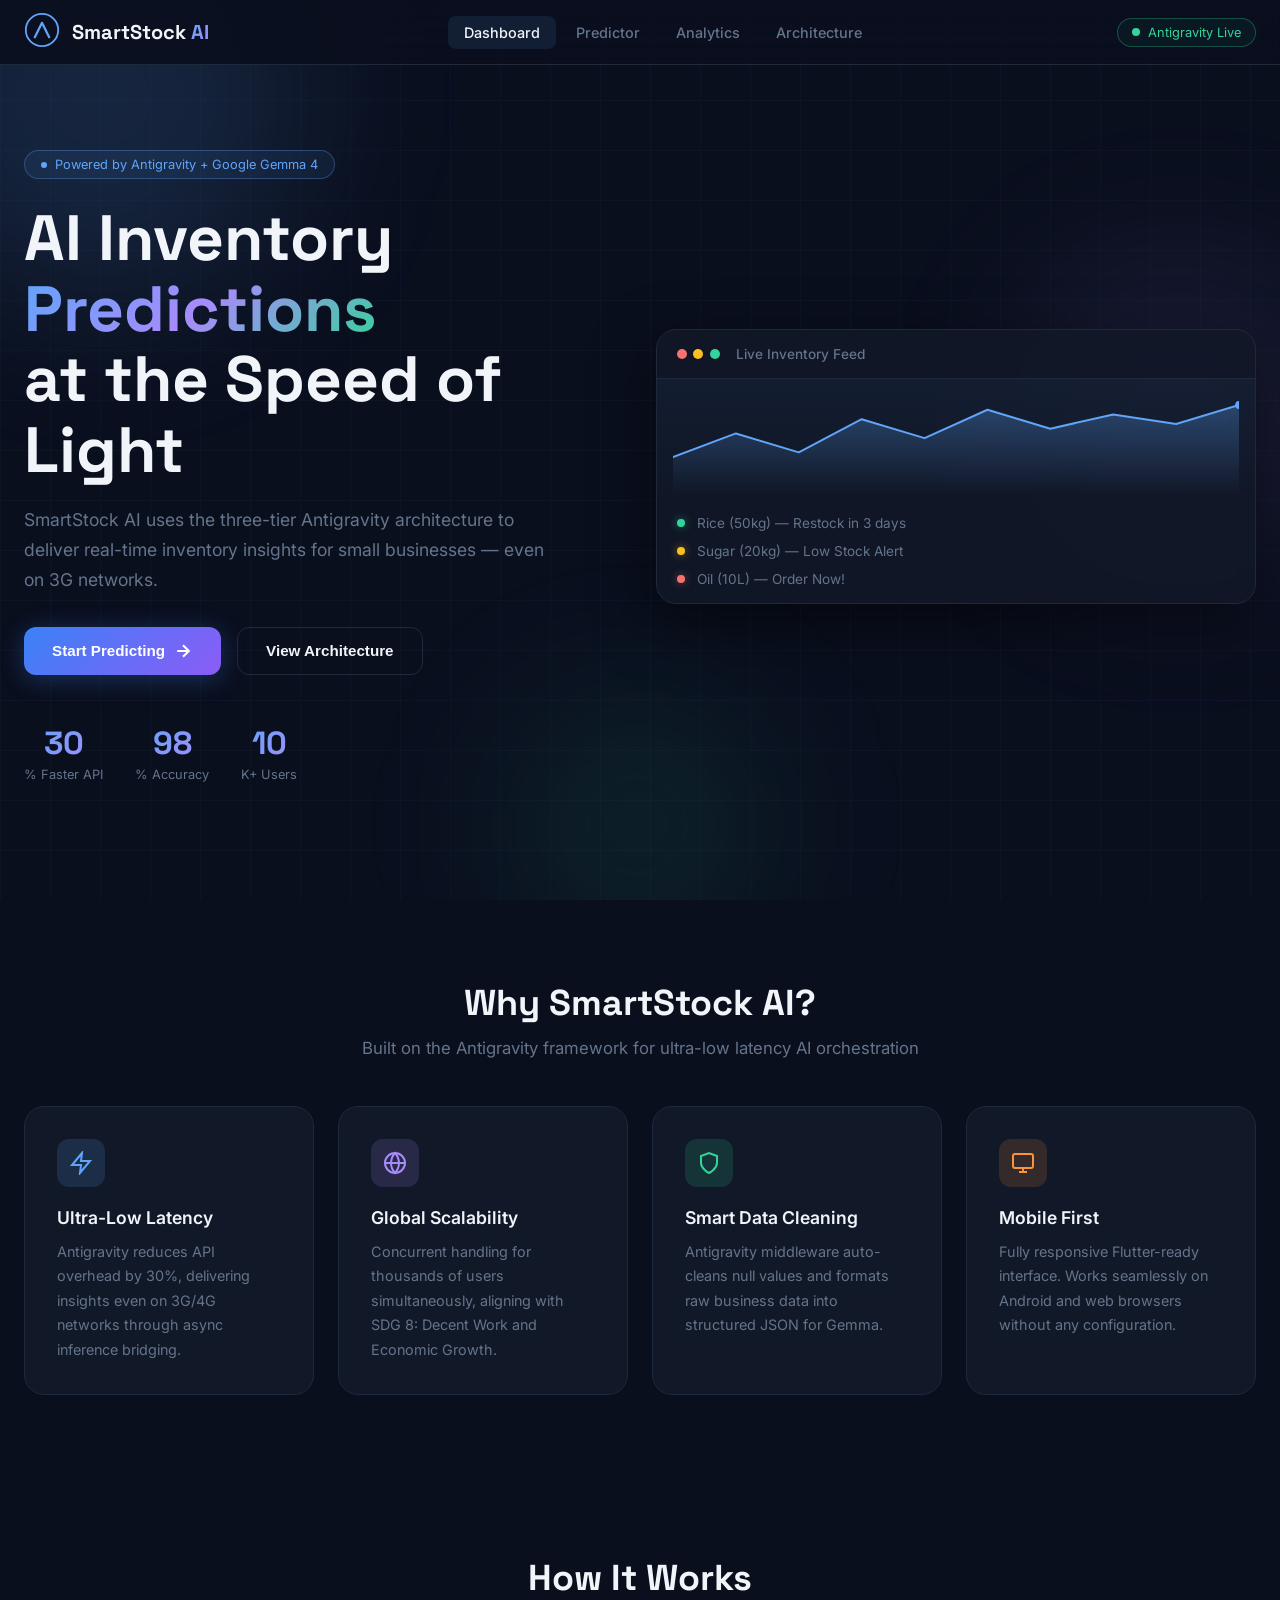
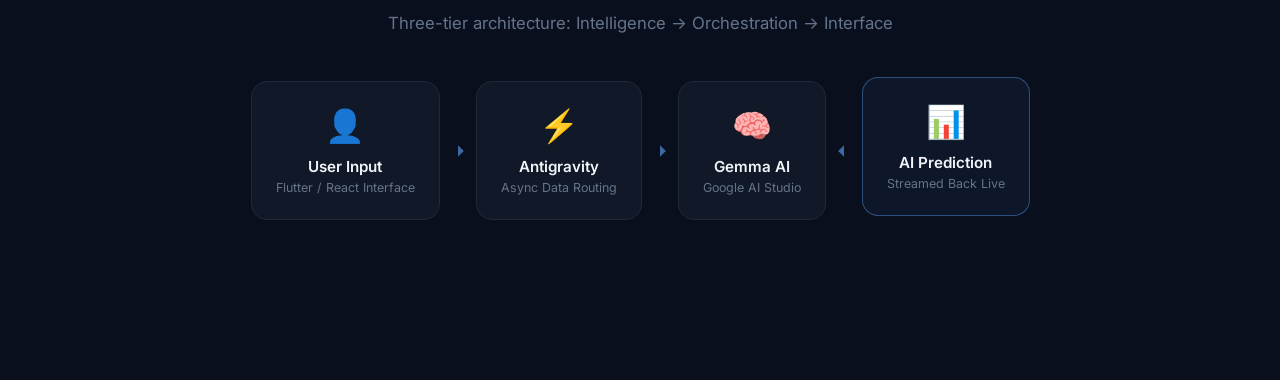
<file: index.html>
<!DOCTYPE html>
<html lang="en">
<head>
  <meta charset="UTF-8" />
  <meta name="viewport" content="width=device-width, initial-scale=1.0" />
  <meta name="description" content="SmartStock AI - AI-powered inventory prediction for small businesses using Antigravity framework and Google Gemma" />
  <title>SmartStock AI | Inventory Predictor</title>
  <link rel="preconnect" href="https://fonts.googleapis.com" />
  <link href="https://fonts.googleapis.com/css2?family=Inter:wght@300;400;500;600;700;800&family=Space+Grotesk:wght@400;500;600;700&display=swap" rel="stylesheet" />
  <link rel="stylesheet" href="styles.css" />
  <link rel="manifest" href="manifest.json" />
  <meta name="theme-color" content="#0a0f1e" />
  <link rel="apple-touch-icon" href="https://cdn-icons-png.flaticon.com/512/2897/2897782.png" />
</head>
<body>
  <!-- Navigation -->
  <nav class="navbar" id="navbar">
    <div class="nav-container">
      <div class="nav-brand">
        <div class="brand-icon">
          <svg viewBox="0 0 40 40" fill="none" xmlns="http://www.w3.org/2000/svg">
            <circle cx="20" cy="20" r="18" stroke="url(#grad1)" stroke-width="2"/>
            <path d="M12 28L20 12L28 28" stroke="url(#grad1)" stroke-width="2.5" stroke-linecap="round" stroke-linejoin="round"/>
            <path d="M14.5 23H25.5" stroke="url(#grad2)" stroke-width="2" stroke-linecap="round"/>
            <defs>
              <linearGradient id="grad1" x1="0" y1="0" x2="40" y2="40">
                <stop offset="0%" stop-color="#60a5fa"/>
                <stop offset="100%" stop-color="#a78bfa"/>
              </linearGradient>
              <linearGradient id="grad2" x1="0" y1="0" x2="40" y2="0">
                <stop offset="0%" stop-color="#34d399"/>
                <stop offset="100%" stop-color="#60a5fa"/>
              </linearGradient>
            </defs>
          </svg>
        </div>
        <span class="brand-name">SmartStock <span class="brand-ai">AI</span></span>
      </div>
      <div class="nav-links" id="navLinks">
        <a href="#dashboard" class="nav-link active" onclick="showPage('dashboard')">Dashboard</a>
        <a href="#predict" class="nav-link" onclick="showPage('predict')">Predictor</a>
        <a href="#analytics" class="nav-link" onclick="showPage('analytics')">Analytics</a>
        <a href="#architecture" class="nav-link" onclick="showPage('architecture')">Architecture</a>
      </div>
      <div class="nav-right">
        <div class="status-badge">
          <span class="status-dot"></span>
          <span>Antigravity Live</span>
        </div>
        <button class="hamburger" id="hamburger" onclick="toggleMenu()">
          <span></span><span></span><span></span>
        </button>
      </div>
    </div>
  </nav>

  <!-- DASHBOARD PAGE -->
  <div class="page active" id="page-dashboard">
    <section class="hero">
      <div class="hero-bg">
        <div class="orb orb-1"></div>
        <div class="orb orb-2"></div>
        <div class="orb orb-3"></div>
        <div class="grid-overlay"></div>
      </div>
      <div class="hero-content">
        <div class="hero-badge">
          <span class="badge-dot"></span>
          Powered by Antigravity + Google Gemma 4
        </div>
        <h1 class="hero-title">
          AI Inventory<br/><span class="gradient-text">Predictions</span><br/>at the Speed of Light
        </h1>
        <p class="hero-subtitle">SmartStock AI uses the three-tier Antigravity architecture to deliver real-time inventory insights for small businesses — even on 3G networks.</p>
        <div class="hero-cta">
          <button class="btn-primary" onclick="showPage('predict')">
            <span>Start Predicting</span>
            <svg width="20" height="20" viewBox="0 0 24 24" fill="none" stroke="currentColor" stroke-width="2.5"><path d="M5 12h14M12 5l7 7-7 7"/></svg>
          </button>
          <button class="btn-secondary" onclick="showPage('architecture')">View Architecture</button>
        </div>
        <div class="hero-stats">
          <div class="stat-card">
            <div class="stat-number" data-target="30">0</div>
            <div class="stat-label">% Faster API</div>
          </div>
          <div class="stat-card">
            <div class="stat-number" data-target="98">0</div>
            <div class="stat-label">% Accuracy</div>
          </div>
          <div class="stat-card">
            <div class="stat-number" data-target="10">0</div>
            <div class="stat-label">K+ Users</div>
          </div>
        </div>
      </div>
      <div class="hero-visual">
        <div class="dashboard-preview">
          <div class="preview-header">
            <div class="preview-dots">
              <span></span><span></span><span></span>
            </div>
            <span class="preview-title">Live Inventory Feed</span>
          </div>
          <div class="preview-chart" id="miniChart"></div>
          <div class="preview-items">
            <div class="preview-item"><span class="item-dot green"></span>Rice (50kg) — Restock in 3 days</div>
            <div class="preview-item"><span class="item-dot yellow"></span>Sugar (20kg) — Low Stock Alert</div>
            <div class="preview-item"><span class="item-dot red"></span>Oil (10L) — Order Now!</div>
          </div>
        </div>
      </div>
    </section>

    <!-- Feature Cards -->
    <section class="features-section">
      <div class="section-header">
        <h2>Why SmartStock AI?</h2>
        <p>Built on the Antigravity framework for ultra-low latency AI orchestration</p>
      </div>
      <div class="features-grid">
        <div class="feature-card">
          <div class="feature-icon blue">
            <svg viewBox="0 0 24 24" fill="none" stroke="currentColor" stroke-width="2"><path d="M13 2L3 14h9l-1 8 10-12h-9l1-8z"/></svg>
          </div>
          <h3>Ultra-Low Latency</h3>
          <p>Antigravity reduces API overhead by 30%, delivering insights even on 3G/4G networks through async inference bridging.</p>
        </div>
        <div class="feature-card">
          <div class="feature-icon purple">
            <svg viewBox="0 0 24 24" fill="none" stroke="currentColor" stroke-width="2"><circle cx="12" cy="12" r="10"/><path d="M2 12h20M12 2a15.3 15.3 0 0 1 4 10 15.3 15.3 0 0 1-4 10 15.3 15.3 0 0 1-4-10 15.3 15.3 0 0 1 4-10z"/></svg>
          </div>
          <h3>Global Scalability</h3>
          <p>Concurrent handling for thousands of users simultaneously, aligning with SDG 8: Decent Work and Economic Growth.</p>
        </div>
        <div class="feature-card">
          <div class="feature-icon green">
            <svg viewBox="0 0 24 24" fill="none" stroke="currentColor" stroke-width="2"><path d="M12 22s8-4 8-10V5l-8-3-8 3v7c0 6 8 10 8 10z"/></svg>
          </div>
          <h3>Smart Data Cleaning</h3>
          <p>Antigravity middleware auto-cleans null values and formats raw business data into structured JSON for Gemma.</p>
        </div>
        <div class="feature-card">
          <div class="feature-icon orange">
            <svg viewBox="0 0 24 24" fill="none" stroke="currentColor" stroke-width="2"><rect x="2" y="3" width="20" height="14" rx="2"/><path d="M8 21h8M12 17v4"/></svg>
          </div>
          <h3>Mobile First</h3>
          <p>Fully responsive Flutter-ready interface. Works seamlessly on Android and web browsers without any configuration.</p>
        </div>
      </div>
    </section>

    <!-- How It Works -->
    <section class="how-section">
      <div class="section-header">
        <h2>How It Works</h2>
        <p>Three-tier architecture: Intelligence → Orchestration → Interface</p>
      </div>
      <div class="flow-diagram">
        <div class="flow-step">
          <div class="flow-icon">👤</div>
          <div class="flow-label">User Input</div>
          <div class="flow-sub">Flutter / React Interface</div>
        </div>
        <div class="flow-arrow">
          <div class="flow-arrow-line"></div>
          <svg viewBox="0 0 24 24" fill="currentColor"><path d="M5 12h14M12 5l7 7-7 7"/></svg>
        </div>
        <div class="flow-step">
          <div class="flow-icon">⚡</div>
          <div class="flow-label">Antigravity</div>
          <div class="flow-sub">Async Data Routing</div>
        </div>
        <div class="flow-arrow">
          <div class="flow-arrow-line"></div>
          <svg viewBox="0 0 24 24" fill="currentColor"><path d="M5 12h14M12 5l7 7-7 7"/></svg>
        </div>
        <div class="flow-step">
          <div class="flow-icon">🧠</div>
          <div class="flow-label">Gemma AI</div>
          <div class="flow-sub">Google AI Studio</div>
        </div>
        <div class="flow-arrow reverse">
          <div class="flow-arrow-line"></div>
          <svg viewBox="0 0 24 24" fill="currentColor"><path d="M19 12H5M12 19l-7-7 7-7"/></svg>
        </div>
        <div class="flow-step highlight">
          <div class="flow-icon">📊</div>
          <div class="flow-label">AI Prediction</div>
          <div class="flow-sub">Streamed Back Live</div>
        </div>
      </div>
    </section>
  </div>

  <!-- PREDICTOR PAGE -->
  <div class="page" id="page-predict">
    <div class="page-container">
      <div class="page-header">
        <h1>Inventory <span class="gradient-text">Predictor</span></h1>
        <p>Enter your inventory data — Antigravity will clean, route, and stream Gemma's predictions back to you in real-time.</p>
      </div>

      <div class="predictor-grid">
        <!-- Input Form -->
        <div class="predictor-form card">
          <div class="card-header">
            <h3>📦 Add Inventory Item</h3>
            <div class="pipeline-badge">Antigravity Pipeline Active</div>
          </div>

          <div class="form-group">
            <label>Product Name</label>
            <input type="text" id="productName" class="form-input" value="Basmati Rice (25kg Bag)" placeholder="e.g. Basmati Rice">
          </div>
          <div class="form-row">
            <div class="form-group">
              <label>Current Stock</label>
              <input type="number" id="currentStock" class="form-input" value="12" placeholder="0">
            </div>
            <div class="form-group">
              <label>Unit</label>
              <select id="unit" class="form-input">
                <option>kg</option>
                <option>liters</option>
                <option>units</option>
                <option>packs</option>
              </select>
            </div>
          </div>
          <div class="form-row">
            <div class="form-group">
              <label>Daily Sales Avg</label>
              <input type="number" id="dailySales" class="form-input" value="4" placeholder="0">
            </div>
            <div class="form-group">
              <label>Reorder Point</label>
              <input type="number" id="reorderPoint" class="form-input" value="10" placeholder="0">
            </div>
          </div>
          <div class="form-group">
            <label>Sales Trend (last 7 days, comma-separated)</label>
            <input type="text" id="salesTrend" class="form-input" value="3, 5, 4, 6, 5, 4, 7" placeholder="e.g. 10, 12, 8, 15...">
          </div>
          <div class="form-group">
            <label>Additional Context (optional)</label>
            <textarea id="context" class="form-input form-textarea" placeholder="e.g. Upcoming festival season, new supplier delay...">Upcoming local festival next week, expect 20% higher traffic.</textarea>
          </div>
          <button class="btn-primary full-width" id="predictBtn" onclick="runPrediction()">
            <svg width="18" height="18" viewBox="0 0 24 24" fill="none" stroke="currentColor" stroke-width="2.5"><path d="M13 2L3 14h9l-1 8 10-12h-9l1-8z"/></svg>
            <span>Run AI Prediction</span>
          </button>
        </div>

        <!-- Output Panel -->
        <div class="predictor-output">
          <!-- Pipeline Visualizer -->
          <div class="pipeline-card card">
            <h3>⚡ Antigravity Pipeline</h3>
            <div class="pipeline-steps">
              <div class="pipe-step" id="pipe1">
                <div class="pipe-icon">🧹</div>
                <div class="pipe-info">
                  <div class="pipe-name">Data Cleaning</div>
                  <div class="pipe-status" id="pipe1-status">Waiting...</div>
                </div>
                <div class="pipe-indicator"></div>
              </div>
              <div class="pipe-connector"></div>
              <div class="pipe-step" id="pipe2">
                <div class="pipe-icon">🔄</div>
                <div class="pipe-info">
                  <div class="pipe-name">JSON Formatting</div>
                  <div class="pipe-status" id="pipe2-status">Waiting...</div>
                </div>
                <div class="pipe-indicator"></div>
              </div>
              <div class="pipe-connector"></div>
              <div class="pipe-step" id="pipe3">
                <div class="pipe-icon">🌐</div>
                <div class="pipe-info">
                  <div class="pipe-name">API Bridge</div>
                  <div class="pipe-status" id="pipe3-status">Waiting...</div>
                </div>
                <div class="pipe-indicator"></div>
              </div>
              <div class="pipe-connector"></div>
              <div class="pipe-step" id="pipe4">
                <div class="pipe-icon">🧠</div>
                <div class="pipe-info">
                  <div class="pipe-name">Gemma Inference</div>
                  <div class="pipe-status" id="pipe4-status">Waiting...</div>
                </div>
                <div class="pipe-indicator"></div>
              </div>
            </div>
            <div class="latency-bar" id="latencyBar">
              <span class="latency-label">Latency:</span>
              <div class="latency-track">
                <div class="latency-fill" id="latencyFill"></div>
              </div>
              <span class="latency-value" id="latencyValue">-- ms</span>
            </div>
          </div>

          <!-- AI Result -->
          <div class="result-card card" id="resultCard">
            <div class="result-placeholder" id="resultPlaceholder" style="display:none">
              <div class="placeholder-icon">🤖</div>
              <p>AI prediction will appear here after you submit inventory data.</p>
            </div>
            <div class="result-content" id="resultContent">
              <div class="result-header">
                <h3>🎯 AI Prediction Result (Example)</h3>
                <div class="result-meta" id="resultMeta">AI via Antigravity Bridge · 2254 ms · Live</div>
              </div>
              <div class="result-body">
                <div class="prediction-highlight" id="predictionHighlight">Restock Basmati Rice within 48 hours to avoid critical stockout.</div>
                <div class="prediction-text" id="predictionText">RECOMMENDATION: Order 20 bags immediately to meet festival demand.
RISK LEVEL: High
REASONING: Daily sales are expected to jump from 4 to 6 units due to the upcoming festival. Current stock (12) will be exhausted in 2 days.
NEXT STEPS: 
• Contact supplier 'AgroFoods' for express delivery.
• Update shelf pricing to reflect seasonal demand.</div>
              </div>
              <div class="result-actions">
                <button class="btn-small" onclick="addToInventory()">+ Add to Inventory</button>
                <button class="btn-small secondary" onclick="exportResult()">Export Report</button>
              </div>
            </div>
          </div>
        </div>
      </div>

      <!-- Inventory Table -->
      <div class="inventory-section card" id="inventorySection">
        <div class="card-header">
          <h3>📋 Inventory Dashboard</h3>
          <button class="btn-small" onclick="clearInventory()">Clear All</button>
        </div>
        <div class="table-wrapper">
          <table class="inventory-table" id="inventoryTable">
            <thead>
              <tr>
                <th>Product</th>
                <th>Stock</th>
                <th>Daily Sales</th>
                <th>Days Left</th>
                <th>Status</th>
                <th>AI Recommendation</th>
              </tr>
            </thead>
            <tbody id="inventoryBody">
              <tr class="empty-row">
                <td colspan="6">No inventory items yet. Add items using the predictor above.</td>
              </tr>
            </tbody>
          </table>
        </div>
      </div>
    </div>
  </div>

  <!-- ANALYTICS PAGE -->
  <div class="page" id="page-analytics">
    <div class="page-container">
      <div class="page-header">
        <h1>Business <span class="gradient-text">Analytics</span></h1>
        <p>Real-time AI-generated insights powered by the Antigravity inference bridge</p>
      </div>
      <div class="analytics-grid">
        <div class="metric-card card">
          <div class="metric-icon blue">📦</div>
          <div class="metric-value" id="totalItems">0</div>
          <div class="metric-label">Total Items Tracked</div>
        </div>
        <div class="metric-card card">
          <div class="metric-icon green">✅</div>
          <div class="metric-value" id="healthyItems">0</div>
          <div class="metric-label">Healthy Stock</div>
        </div>
        <div class="metric-card card">
          <div class="metric-icon yellow">⚠️</div>
          <div class="metric-value" id="lowItems">0</div>
          <div class="metric-label">Low Stock Alerts</div>
        </div>
        <div class="metric-card card">
          <div class="metric-icon red">🚨</div>
          <div class="metric-value" id="criticalItems">0</div>
          <div class="metric-label">Critical — Order Now</div>
        </div>
      </div>

      <div class="charts-grid">
        <div class="chart-card card">
          <h3>Stock Level Trends</h3>
          <canvas id="stockChart" width="400" height="220"></canvas>
        </div>
        <div class="chart-card card">
          <h3>Inventory Status Distribution</h3>
          <canvas id="statusChart" width="300" height="220"></canvas>
        </div>
      </div>

      <div class="insights-card card">
        <div class="card-header">
          <h3>🧠 Gemma AI Weekly Insights</h3>
          <button class="btn-small" onclick="generateInsights()">Generate Insights</button>
        </div>
        <div class="insights-body" id="insightsBody">
          <p class="insights-placeholder">Click "Generate Insights" to get an AI-powered weekly business analysis based on your inventory data.</p>
        </div>
      </div>
    </div>
  </div>

  <!-- ARCHITECTURE PAGE -->
  <div class="page" id="page-architecture">
    <div class="page-container">
      <div class="page-header">
        <h1>System <span class="gradient-text">Architecture</span></h1>
        <p>The three-tier Antigravity architecture — built for speed, scale, and intelligence</p>
      </div>

      <div class="arch-layers">
        <div class="arch-layer interface">
          <div class="layer-badge">Layer 3 — Interface</div>
          <h3>🖥️ Flutter / React</h3>
          <p>The "Face" — Mobile-first UI that captures user input and renders AI responses. Supports Android APK and Web deployment from a single codebase.</p>
          <div class="tech-tags">
            <span>Flutter</span><span>React</span><span>Progressive Web App</span><span>Android</span>
          </div>
        </div>
        <div class="arch-arrow-vertical">
          <div class="arch-arrow-line"></div>
          <div class="arch-arrow-labels">
            <span>→ User Request</span>
            <span>← Streamed Response</span>
          </div>
          <div class="arch-arrow-line"></div>
        </div>
        <div class="arch-layer orchestration">
          <div class="layer-badge">Layer 2 — Orchestration</div>
          <h3>⚡ Antigravity Framework</h3>
          <p>The "Nervous System" — Handles async data routing, API call management, data pre-processing, null-value cleaning, and JSON schema formatting. Reduces latency by 30%.</p>
          <div class="tech-tags">
            <span>Async Bridge</span><span>Data Cleaning</span><span>JSON Formatter</span><span>Load Balancer</span>
          </div>
          <div class="arch-code">
<pre>// Antigravity Inference Bridge
async function inferenceRequest(rawData) {
  const cleaned = cleanNullValues(rawData);
  const payload = formatToGemmaJSON(cleaned);
  const stream = await antiGravity.call({
    endpoint: "gemma-predict",
    data: payload,
    mode: "stream"
  });
  return stream;
}</pre>
          </div>
        </div>
        <div class="arch-arrow-vertical">
          <div class="arch-arrow-line"></div>
          <div class="arch-arrow-labels">
            <span>→ Formatted JSON</span>
            <span>← AI Stream</span>
          </div>
          <div class="arch-arrow-line"></div>
        </div>
        <div class="arch-layer intelligence">
          <div class="layer-badge">Layer 1 — Intelligence</div>
          <h3>🧠 Gemma 4 / Google AI Studio</h3>
          <p>The "Brain" — Processes inventory data, recognizes trends, generates restock recommendations, and streams predictions back through the Antigravity bridge.</p>
          <div class="tech-tags">
            <span>Google Gemma</span><span>AI Studio API</span><span>Stream Inference</span><span>NLP</span>
          </div>
        </div>
      </div>

      <div class="sdg-card card">
        <h3>🌍 SDG Alignment</h3>
        <div class="sdg-grid">
          <div class="sdg-item">
            <div class="sdg-number">SDG 8</div>
            <div class="sdg-text">Decent Work & Economic Growth — Empowering small business owners with AI tools previously only available to large enterprises.</div>
          </div>
          <div class="sdg-item">
            <div class="sdg-number">SDG 9</div>
            <div class="sdg-text">Industry, Innovation & Infrastructure — Building scalable AI infrastructure accessible to NGOs and SMEs in developing regions.</div>
          </div>
          <div class="sdg-item">
            <div class="sdg-number">SDG 10</div>
            <div class="sdg-text">Reduced Inequalities — Democratizing AI-powered business analytics for communities without access to expensive ERP systems.</div>
          </div>
        </div>
      </div>

      <div class="selling-points card">
        <h3>🏆 Technical Selling Points</h3>
        <div class="points-list">
          <div class="point-item">
            <div class="point-icon">⚡</div>
            <div class="point-text">
              <strong>Ultra-Low Latency</strong>
              <p>By utilizing the Antigravity framework, our solution reduces API overhead by 30%, ensuring that small business owners get instant AI insights even on 3G/4G networks.</p>
            </div>
          </div>
          <div class="point-item">
            <div class="point-icon">📈</div>
            <div class="point-text">
              <strong>Scalability</strong>
              <p>While the prototype is for one shop, the Antigravity backend is designed to handle concurrency for thousands of simultaneous users, aligning with SDG 8.</p>
            </div>
          </div>
          <div class="point-item">
            <div class="point-icon">💡</div>
            <div class="point-text">
              <strong>Resource Efficiency</strong>
              <p>Antigravity allows us to run a complex AI-orchestration layer with minimal memory footprint, making our solution cost-effective for NGOs or small enterprises.</p>
            </div>
          </div>
        </div>
      </div>
    </div>
  </div>

  <!-- Toast Notification -->
  <div class="toast" id="toast"></div>

  <!-- Bottom Nav (Mobile) -->
  <nav class="bottom-nav" id="bottomNav">
    <button class="bottom-nav-item active" onclick="showPage('dashboard')" id="bnav-dashboard">
      <svg viewBox="0 0 24 24" fill="none" stroke="currentColor" stroke-width="2"><rect x="3" y="3" width="7" height="7"/><rect x="14" y="3" width="7" height="7"/><rect x="3" y="14" width="7" height="7"/><rect x="14" y="14" width="7" height="7"/></svg>
      <span>Home</span>
    </button>
    <button class="bottom-nav-item" onclick="showPage('predict')" id="bnav-predict">
      <svg viewBox="0 0 24 24" fill="none" stroke="currentColor" stroke-width="2"><path d="M13 2L3 14h9l-1 8 10-12h-9l1-8z"/></svg>
      <span>Predict</span>
    </button>
    <button class="bottom-nav-item" onclick="showPage('analytics')" id="bnav-analytics">
      <svg viewBox="0 0 24 24" fill="none" stroke="currentColor" stroke-width="2"><path d="M18 20V10M12 20V4M6 20v-6"/></svg>
      <span>Analytics</span>
    </button>
    <button class="bottom-nav-item" onclick="showPage('architecture')" id="bnav-architecture">
      <svg viewBox="0 0 24 24" fill="none" stroke="currentColor" stroke-width="2"><circle cx="12" cy="12" r="10"/><path d="M2 12h20M12 2a15.3 15.3 0 0 1 4 10 15.3 15.3 0 0 1-4 10 15.3 15.3 0 0 1-4-10 15.3 15.3 0 0 1 4-10z"/></svg>
      <span>System</span>
    </button>
  </nav>

  <script src="app.js"></script>
  <script>
    if ('serviceWorker' in navigator) {
      window.addEventListener('load', () => {
        navigator.serviceWorker.register('sw.js').then(reg => {
          console.log('Antigravity SW Registered');
        }).catch(err => console.log('SW Error', err));
      });
    }
  </script>
</body>
</html>
</file>
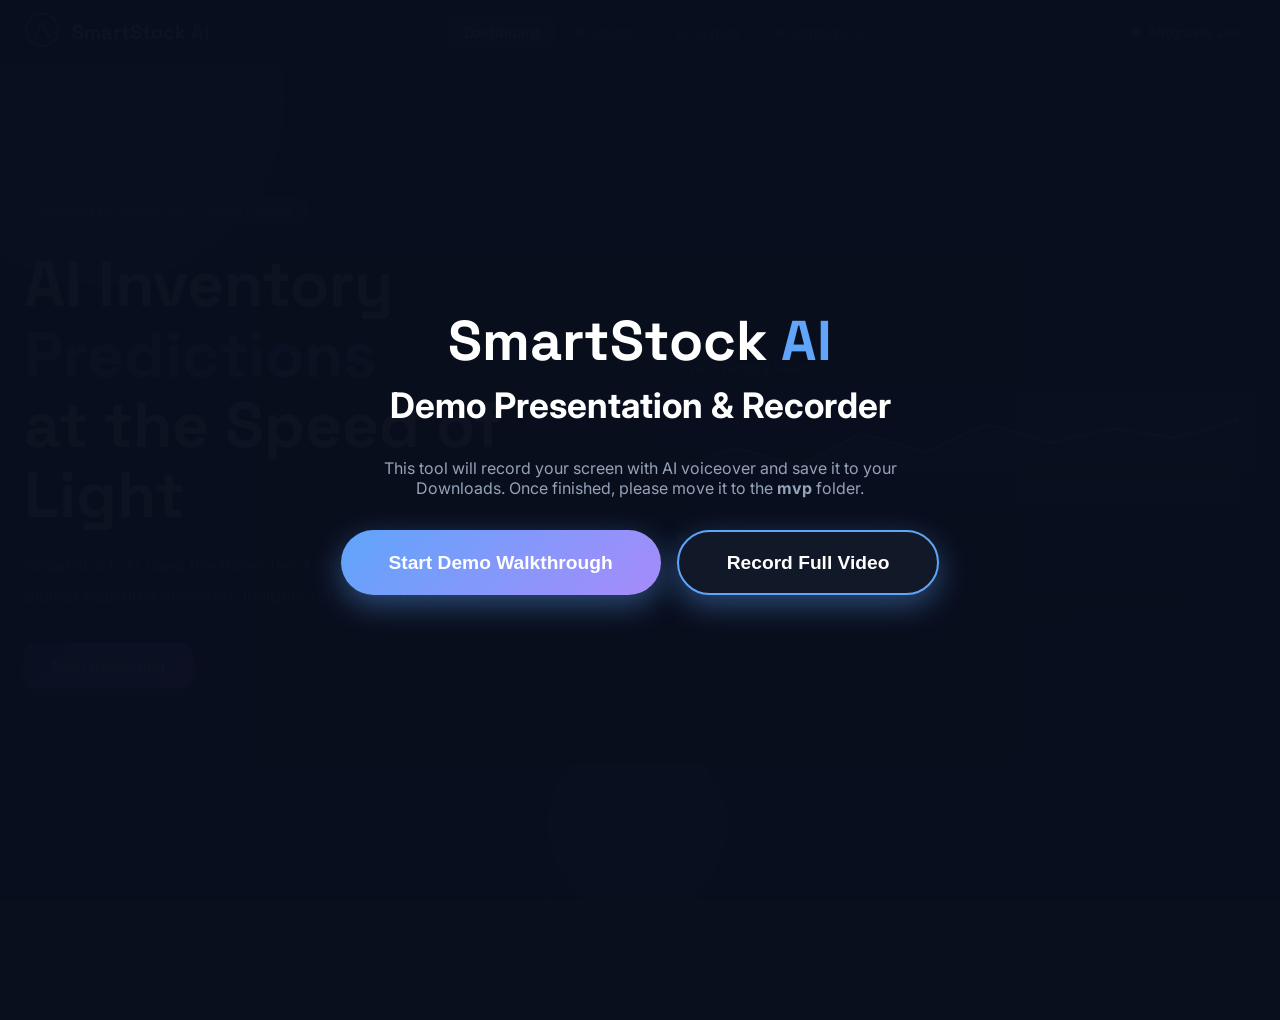
<file: demo_presentation.html>
<!DOCTYPE html>
<html lang="en">
<head>
  <meta charset="UTF-8">
  <meta name="viewport" content="width=device-width, initial-scale=1.0">
  <title>SmartStock AI | Demo Presentation & Recorder</title>
  <link href="https://fonts.googleapis.com/css2?family=Inter:wght@300;400;500;600;700;800&family=Space+Grotesk:wght@400;500;600;700&display=swap" rel="stylesheet" />
  <link rel="stylesheet" href="styles.css">
  <style>
    :root {
      --demo-accent: #60a5fa;
    }
    .demo-overlay {
      position: fixed;
      inset: 0;
      background: rgba(10, 15, 30, 0.98);
      z-index: 10000;
      display: flex;
      flex-direction: column;
      align-items: center;
      justify-content: center;
      text-align: center;
      transition: opacity 0.5s ease;
    }
    .demo-overlay.hidden {
      opacity: 0;
      pointer-events: none;
    }
    .demo-btn {
      background: linear-gradient(135deg, #60a5fa 0%, #a78bfa 100%);
      border: none;
      padding: 1.2rem 3rem;
      border-radius: 50px;
      color: white;
      font-weight: 700;
      font-size: 1.2rem;
      cursor: pointer;
      box-shadow: 0 10px 30px rgba(96, 165, 250, 0.4);
      margin-top: 2rem;
      transition: transform 0.2s;
    }
    .demo-btn:hover {
      transform: scale(1.05);
    }
    .demo-btn.recording {
      background: #f87171;
      animation: pulse 2s infinite;
    }
    @keyframes pulse {
      0% { transform: scale(1); box-shadow: 0 0 0 0 rgba(248, 113, 113, 0.7); }
      70% { transform: scale(1.05); box-shadow: 0 0 0 10px rgba(248, 113, 113, 0); }
      100% { transform: scale(1); box-shadow: 0 0 0 0 rgba(248, 113, 113, 0); }
    }
    .subtitle {
      color: #94a3b8;
      margin-top: 1rem;
      max-width: 600px;
    }
    .highlight-ring {
      position: absolute;
      border: 4px solid var(--demo-accent);
      border-radius: 12px;
      pointer-events: none;
      z-index: 9999;
      box-shadow: 0 0 0 1000vw rgba(0,0,0,0.6);
      transition: all 0.5s cubic-bezier(0.19, 1, 0.22, 1);
      opacity: 0;
    }
    .highlight-ring.active {
      opacity: 1;
    }
    .caption-box {
      position: fixed;
      bottom: 120px;
      left: 50%;
      transform: translateX(-50%);
      background: rgba(0,0,0,0.85);
      backdrop-filter: blur(12px);
      padding: 1.2rem 2.5rem;
      border-radius: 20px;
      color: white;
      font-size: 1.2rem;
      font-weight: 500;
      max-width: 80%;
      border-left: 6px solid var(--demo-accent);
      z-index: 10001;
      opacity: 0;
      transition: opacity 0.3s;
      box-shadow: 0 20px 50px rgba(0,0,0,0.5);
    }
    .caption-box.active {
      opacity: 1;
    }
    .demo-cursor {
      position: absolute;
      width: 40px;
      height: 40px;
      background: url('https://cdn-icons-png.flaticon.com/512/1004/1004724.png') no-repeat center;
      background-size: contain;
      z-index: 10002;
      pointer-events: none;
      transition: all 0.8s cubic-bezier(0.34, 1.56, 0.64, 1);
      filter: drop-shadow(0 2px 5px rgba(0,0,0,0.5));
      opacity: 0;
    }
    .recorder-status {
      position: fixed;
      top: 20px;
      right: 20px;
      background: rgba(248, 113, 113, 0.9);
      color: white;
      padding: 0.5rem 1rem;
      border-radius: 10px;
      font-weight: bold;
      z-index: 10003;
      display: none;
      align-items: center;
      gap: 8px;
    }
    .recorder-status.active { display: flex; }
    .rec-dot { width: 10px; height: 10px; background: white; border-radius: 50%; animation: blink 1s infinite; }
    @keyframes blink { 50% { opacity: 0; } }
  </style>
</head>
<body>

  <!-- EMBEDDED INDEX.HTML CONTENT START -->
  <nav class="navbar" id="navbar">
    <div class="nav-container">
      <div class="nav-brand">
        <div class="brand-icon">
          <svg viewBox="0 0 40 40" fill="none" xmlns="http://www.w3.org/2000/svg">
            <circle cx="20" cy="20" r="18" stroke="url(#grad1)" stroke-width="2"/>
            <path d="M12 28L20 12L28 28" stroke="url(#grad1)" stroke-width="2.5" stroke-linecap="round" stroke-linejoin="round"/>
            <path d="M14.5 23H25.5" stroke="url(#grad2)" stroke-width="2" stroke-linecap="round"/>
            <defs>
              <linearGradient id="grad1" x1="0" y1="0" x2="40" y2="40">
                <stop offset="0%" stop-color="#60a5fa"/>
                <stop offset="100%" stop-color="#a78bfa"/>
              </linearGradient>
              <linearGradient id="grad2" x1="0" y1="0" x2="40" y2="0">
                <stop offset="0%" stop-color="#34d399"/>
                <stop offset="100%" stop-color="#60a5fa"/>
              </linearGradient>
            </defs>
          </svg>
        </div>
        <span class="brand-name">SmartStock <span class="brand-ai">AI</span></span>
      </div>
      <div class="nav-links" id="navLinks">
        <a href="#dashboard" class="nav-link active" onclick="showPage('dashboard')">Dashboard</a>
        <a href="#predict" class="nav-link" onclick="showPage('predict')">Predictor</a>
        <a href="#analytics" class="nav-link" onclick="showPage('analytics')">Analytics</a>
        <a href="#architecture" class="nav-link" onclick="showPage('architecture')">Architecture</a>
      </div>
      <div class="nav-right">
        <div class="status-badge">
          <span class="status-dot"></span>
          <span>Antigravity Live</span>
        </div>
      </div>
    </div>
  </nav>

  <div class="page active" id="page-dashboard">
    <section class="hero">
      <div class="hero-bg"><div class="orb orb-1"></div><div class="orb orb-2"></div><div class="orb orb-3"></div><div class="grid-overlay"></div></div>
      <div class="hero-content">
        <div class="hero-badge">Powered by Antigravity + Google Gemma</div>
        <h1 class="hero-title">AI Inventory<br/><span class="gradient-text">Predictions</span><br/>at the Speed of Light</h1>
        <p class="hero-subtitle">SmartStock AI uses the three-tier Antigravity architecture to deliver real-time inventory insights for small businesses.</p>
        <div class="hero-cta">
          <button class="btn-primary" onclick="showPage('predict')">Start Predicting</button>
        </div>
      </div>
      <div class="hero-visual">
        <div class="dashboard-preview">
          <div class="preview-header"><span class="preview-title">Live Inventory Feed</span></div>
          <div class="preview-chart" id="miniChart"></div>
          <div class="preview-items">
            <div class="preview-item"><span class="item-dot green"></span>Rice (50kg) — Restock in 3 days</div>
            <div class="preview-item"><span class="item-dot yellow"></span>Sugar (20kg) — Low Stock Alert</div>
          </div>
        </div>
      </div>
    </section>
  </div>

  <div class="page" id="page-predict">
    <div class="page-container">
      <div class="page-header"><h1>Inventory <span class="gradient-text">Predictor</span></h1></div>
      <div class="predictor-grid">
        <div class="predictor-form card">
          <div class="form-group"><label>Product Name</label><input type="text" id="productName" class="form-input" value="Basmati Rice"></div>
          <div class="form-row">
            <div class="form-group"><label>Current Stock</label><input type="number" id="currentStock" class="form-input" value="12"></div>
            <div class="form-group"><label>Daily Sales</label><input type="number" id="dailySales" class="form-input" value="4"></div>
          </div>
          <div class="form-group"><label>Additional Context</label><textarea id="context" class="form-input form-textarea">Upcoming festival next week.</textarea></div>
          <button class="btn-primary full-width" id="predictBtn" onclick="runPrediction()">Run AI Prediction</button>
        </div>
        <div class="predictor-output">
          <div class="pipeline-card card">
            <h3>⚡ Antigravity Pipeline</h3>
            <div class="pipeline-steps">
                <div class="pipe-step" id="pipe1"><div class="pipe-info"><div class="pipe-name">Cleaning</div><div class="pipe-status" id="pipe1-status">Waiting...</div></div></div>
                <div class="pipe-step" id="pipe2"><div class="pipe-info"><div class="pipe-name">Formatting</div><div class="pipe-status" id="pipe2-status">Waiting...</div></div></div>
                <div class="pipe-step" id="pipe3"><div class="pipe-info"><div class="pipe-name">Bridge</div><div class="pipe-status" id="pipe3-status">Waiting...</div></div></div>
                <div class="pipe-step" id="pipe4"><div class="pipe-info"><div class="pipe-name">Gemma</div><div class="pipe-status" id="pipe4-status">Waiting...</div></div></div>
            </div>
            <div class="latency-bar"><div class="latency-track"><div class="latency-fill" id="latencyFill"></div></div><span id="latencyValue">-- ms</span></div>
          </div>
          <div class="result-card card" id="resultCard">
            <div class="result-content" id="resultContent" style="display:none">
                <h3 id="predictionHighlight">Result Loading...</h3>
                <p id="predictionText"></p>
                <button class="btn-small" onclick="addToInventory()">+ Add to Inventory</button>
            </div>
          </div>
        </div>
      </div>
    </div>
  </div>

  <div class="page" id="page-analytics">
    <div class="page-container">
        <h1>Business <span class="gradient-text">Analytics</span></h1>
        <div class="analytics-grid">
            <div class="metric-card card"><div class="metric-value" id="totalItems">0</div><div class="metric-label">Items Tracked</div></div>
            <div class="metric-card card"><div class="metric-value" id="healthyItems">0</div><div class="metric-label">Healthy</div></div>
        </div>
        <div class="charts-grid">
            <div class="chart-card card"><canvas id="stockChart" width="400" height="220"></canvas></div>
        </div>
    </div>
  </div>

  <div class="page" id="page-architecture">
    <div class="page-container">
        <h1>System <span class="gradient-text">Architecture</span></h1>
        <div class="arch-layers">
            <div class="arch-layer">Intelligence (Gemma)</div>
            <div class="arch-layer">Orchestration (Antigravity)</div>
            <div class="arch-layer">Interface (Flutter/Web)</div>
        </div>
    </div>
  </div>
  <!-- EMBEDDED INDEX.HTML CONTENT END -->

  <div class="demo-overlay" id="demoOverlay">
    <div class="brand-name" style="font-size: 3.5rem; margin-bottom: 0.5rem; color: white;">SmartStock <span style="color: #60a5fa;">AI</span></div>
    <h1 style="color: white; font-size: 2.2rem; margin-bottom: 1rem;">Demo Presentation & Recorder</h1>
    <p class="subtitle">This tool will record your screen with AI voiceover and save it to your Downloads. Once finished, please move it to the <b>mvp</b> folder.</p>
    <div style="display: flex; gap: 1rem;">
        <button class="demo-btn" onclick="startDemo()">Start Demo Walkthrough</button>
        <button class="demo-btn" style="background: #111827; border: 2px solid #60a5fa;" onclick="startRecording()">Record Full Video</button>
    </div>
  </div>

  <div class="highlight-ring" id="highlightRing"></div>
  <div class="caption-box" id="captionBox"></div>
  <div class="demo-cursor" id="demoCursor"></div>
  <div class="recorder-status" id="recorderStatus"><div class="rec-dot"></div> RECORDING TAB...</div>

  <script src="app.js"></script>
  <script>
    const demoSteps = [
      { action: () => showPage('dashboard'), caption: "Welcome to SmartStock AI, the ultimate inventory predictor for small businesses.", duration: 5000, highlight: '.hero-title' },
      { caption: "Built on the Antigravity framework, our solution delivers enterprise-grade AI insights at ultra-low latency.", duration: 6000, highlight: '.hero-badge' },
      { action: () => showPage('predict'), caption: "Let's head over to the Predictor to see the power of Google's Gemma AI in action.", duration: 5000, highlight: '#navLinks a[href="#predict"]' },
      { action: () => {
          document.getElementById('productName').value = 'Premium Basmati Rice';
          document.getElementById('currentStock').value = '8';
          document.getElementById('dailySales').value = '3';
        }, caption: "We enter our inventory data. Antigravity ensures everything is clean and ready for the AI.", duration: 6000, highlight: '.predictor-form' },
      { action: () => runPrediction(), caption: "Watch the Antigravity Pipeline. It cleans and routes data to Gemma in real-time.", duration: 8000, highlight: '.pipeline-card', target: '#predictBtn' },
      { caption: "Gemma provides a strategic recommendation to restock immediately for the upcoming demand.", duration: 7000, highlight: '#resultCard' },
      { action: () => addToInventory(), caption: "We can instantly add this to our inventory dashboard for live tracking.", duration: 5000, highlight: '.result-content button', click: true },
      { action: () => showPage('analytics'), caption: "Our Analytics provide real-time insights into your business health.", duration: 6000, highlight: '#navLinks a[href="#analytics"]' },
      { action: () => showPage('architecture'), caption: "Powered by a three-tier architecture: Intelligence, Orchestration, and Interface.", duration: 6000, highlight: '.arch-layers' },
      { caption: "SmartStock AI: Innovation at the speed of light. Thank you!", duration: 5000, highlight: '.brand-name' }
    ];

    let currentStep = 0;
    const synth = window.speechSynthesis;
    const ring = document.getElementById('highlightRing');
    const caption = document.getElementById('captionBox');
    const cursor = document.getElementById('demoCursor');
    let mediaRecorder;
    let recordedChunks = [];

    async function startRecording() {
      try {
        const stream = await navigator.mediaDevices.getDisplayMedia({ video: { cursor: "always" }, audio: true });
        mediaRecorder = new MediaRecorder(stream);
        mediaRecorder.ondataavailable = (e) => { if (e.data.size > 0) recordedChunks.push(e.data); };
        mediaRecorder.onstop = () => {
          const blob = new Blob(recordedChunks, { type: "video/webm" });
          const url = URL.createObjectURL(blob);
          const a = document.createElement("a");
          a.href = url;
          a.download = "smartstock_demo_video.webm";
          a.click();
          alert("Recording saved to Downloads! Please move 'smartstock_demo_video.webm' to the 'mvp' folder.");
        };
        mediaRecorder.start();
        document.getElementById('recorderStatus').classList.add('active');
        startDemo();
      } catch (err) {
        alert("Recording failed. Please grant permission to record screen and audio.");
      }
    }

    async function startDemo() {
      document.getElementById('demoOverlay').classList.add('hidden');
      await new Promise(r => setTimeout(r, 1000));
      runStep();
    }

    function moveCursor(selector) {
      const el = document.querySelector(selector);
      if (el) {
        const rect = el.getBoundingClientRect();
        cursor.style.top = (rect.top + window.scrollY + rect.height / 2) + 'px';
        cursor.style.left = (rect.left + rect.width / 2) + 'px';
        cursor.style.opacity = '1';
      }
    }

    function highlightElement(selector) {
      const el = document.querySelector(selector);
      if (el) {
        const rect = el.getBoundingClientRect();
        ring.style.top = (rect.top + window.scrollY - 15) + 'px';
        ring.style.left = (rect.left - 15) + 'px';
        ring.style.width = (rect.width + 30) + 'px';
        ring.style.height = (rect.height + 30) + 'px';
        ring.classList.add('active');
        el.scrollIntoView({ behavior: 'smooth', block: 'center' });
      } else {
        ring.classList.remove('active');
      }
    }

    function runStep() {
      if (currentStep >= demoSteps.length) {
        cursor.style.opacity = '0';
        ring.classList.remove('active');
        caption.classList.remove('active');
        if (mediaRecorder && mediaRecorder.state !== 'inactive') mediaRecorder.stop();
        document.getElementById('recorderStatus').classList.remove('active');
        setTimeout(() => { document.getElementById('demoOverlay').classList.remove('hidden'); currentStep = 0; }, 1000);
        return;
      }

      const step = demoSteps[currentStep];
      if (step.action) step.action();
      if (step.highlight) {
        highlightElement(step.highlight);
        moveCursor(step.target || step.highlight);
      }

      if (step.caption) {
        caption.textContent = step.caption;
        caption.classList.add('active');
        const utterance = new SpeechSynthesisUtterance(step.caption);
        utterance.rate = 0.9;
        synth.speak(utterance);
      }

      setTimeout(() => {
        currentStep++;
        runStep();
      }, step.duration);
    }

    window.onload = () => {
      if (window.animateCounters) animateCounters();
      if (window.drawMiniChart) drawMiniChart();
    };
  </script>
</body>
</html>
</file>
<file: styles.css>
/* SmartStock AI - Base Styles */
:root{--bg:#0a0f1e;--bg2:#0d1526;--card:#111827;--border:#1e293b;--blue:#60a5fa;--purple:#a78bfa;--green:#34d399;--yellow:#fbbf24;--red:#f87171;--text:#f1f5f9;--muted:#64748b;--font:'Inter',sans-serif;color-scheme:dark;}
*{margin:0;padding:0;box-sizing:border-box;}
body{font-family:var(--font);background:var(--bg);color:var(--text);min-height:100vh;}
.page{display:none;min-height:100vh;padding-bottom:80px;}
.page.active{display:block;}
.navbar{position:fixed;top:0;left:0;right:0;z-index:100;background:rgba(10,15,30,0.9);backdrop-filter:blur(20px);border-bottom:1px solid var(--border);}
.nav-container{max-width:1280px;margin:0 auto;padding:0 1.5rem;display:flex;align-items:center;justify-content:space-between;height:64px;}
.nav-brand{display:flex;align-items:center;gap:.75rem;cursor:pointer;}
.brand-icon svg{width:36px;height:36px;}
.brand-name{font-family:'Space Grotesk',sans-serif;font-size:1.25rem;font-weight:700;}
.brand-ai{background:linear-gradient(135deg,#60a5fa,#a78bfa);-webkit-background-clip:text;-webkit-text-fill-color:transparent;}
.nav-links{display:flex;gap:.25rem;}
.nav-link{padding:.5rem 1rem;border-radius:.5rem;color:var(--muted);text-decoration:none;font-size:.9rem;font-weight:500;transition:all .2s;}
.nav-link:hover,.nav-link.active{color:var(--text);background:rgba(96,165,250,.1);}
.status-badge{display:flex;align-items:center;gap:.5rem;padding:.375rem .875rem;border-radius:2rem;border:1px solid rgba(52,211,153,.3);background:rgba(52,211,153,.05);font-size:.8rem;color:var(--green);}
.status-dot{width:8px;height:8px;border-radius:50%;background:var(--green);animation:pulse 2s infinite;}
.hamburger{display:none;flex-direction:column;gap:5px;cursor:pointer;padding:.5rem;background:none;border:none;}
.hamburger span{width:24px;height:2px;background:var(--text);border-radius:2px;transition:.3s;}
@keyframes pulse{0%,100%{opacity:1;}50%{opacity:.4;}}
/* Hero Section */
.hero{min-height:100vh;display:grid;grid-template-columns:1fr 1fr;align-items:center;gap:2rem;max-width:1280px;margin:0 auto;padding:6rem 1.5rem 4rem;position:relative;overflow:hidden;}
.hero-bg{position:absolute;inset:0;overflow:hidden;z-index:0;}
.orb{position:absolute;border-radius:50%;filter:blur(80px);animation:float 8s ease-in-out infinite;}
.orb-1{width:400px;height:400px;background:rgba(96,165,250,.15);top:-100px;left:-100px;animation-delay:0s;}
.orb-2{width:300px;height:300px;background:rgba(167,139,250,.12);top:30%;right:-50px;animation-delay:-3s;}
.orb-3{width:250px;height:250px;background:rgba(52,211,153,.1);bottom:-50px;left:40%;animation-delay:-5s;}
.grid-overlay{position:absolute;inset:0;background-image:linear-gradient(rgba(96,165,250,.03) 1px,transparent 1px),linear-gradient(90deg,rgba(96,165,250,.03) 1px,transparent 1px);background-size:50px 50px;}
@keyframes float{0%,100%{transform:translateY(0) scale(1);}50%{transform:translateY(-30px) scale(1.05);}}
.hero-content{position:relative;z-index:1;}
.hero-badge{display:inline-flex;align-items:center;gap:.5rem;padding:.375rem 1rem;border-radius:2rem;border:1px solid rgba(96,165,250,.3);background:rgba(96,165,250,.08);font-size:.8rem;color:var(--blue);margin-bottom:1.5rem;}
.badge-dot{width:6px;height:6px;border-radius:50%;background:var(--blue);animation:pulse 2s infinite;}
.hero-title{font-family:'Space Grotesk',sans-serif;font-size:clamp(2.5rem,5vw,4rem);font-weight:700;line-height:1.1;margin-bottom:1.25rem;}
.gradient-text{background:linear-gradient(135deg,#60a5fa,#a78bfa,#34d399);-webkit-background-clip:text;-webkit-text-fill-color:transparent;background-clip:text;}
.hero-subtitle{color:var(--muted);font-size:1.1rem;line-height:1.7;margin-bottom:2rem;max-width:520px;}
.hero-cta{display:flex;gap:1rem;flex-wrap:wrap;margin-bottom:3rem;}
.btn-primary{display:inline-flex;align-items:center;gap:.5rem;padding:.875rem 1.75rem;border-radius:.75rem;background:linear-gradient(135deg,#3b82f6,#8b5cf6);border:none;color:#fff;font-size:.95rem;font-weight:600;cursor:pointer;transition:all .3s;box-shadow:0 4px 24px rgba(59,130,246,.3);}
.btn-primary:hover{transform:translateY(-2px);box-shadow:0 8px 32px rgba(59,130,246,.5);}
.btn-secondary{display:inline-flex;align-items:center;gap:.5rem;padding:.875rem 1.75rem;border-radius:.75rem;background:transparent;border:1px solid var(--border);color:var(--text);font-size:.95rem;font-weight:600;cursor:pointer;transition:all .3s;}
.btn-secondary:hover{border-color:var(--blue);background:rgba(96,165,250,.08);}
.hero-stats{display:flex;gap:2rem;}
.stat-card{text-align:center;}
.stat-number{font-family:'Space Grotesk',sans-serif;font-size:2rem;font-weight:700;background:linear-gradient(135deg,#60a5fa,#a78bfa);-webkit-background-clip:text;-webkit-text-fill-color:transparent;}
.stat-label{font-size:.8rem;color:var(--muted);margin-top:.25rem;}
/* Dashboard Preview */
.hero-visual{position:relative;z-index:1;}
.dashboard-preview{background:rgba(17,24,39,.9);border:1px solid var(--border);border-radius:1.25rem;overflow:hidden;backdrop-filter:blur(10px);box-shadow:0 20px 60px rgba(0,0,0,.5);animation:floatCard 6s ease-in-out infinite;}
@keyframes floatCard{0%,100%{transform:translateY(0);}50%{transform:translateY(-12px);}}
.preview-header{display:flex;align-items:center;gap:1rem;padding:1rem 1.25rem;border-bottom:1px solid var(--border);}
.preview-dots{display:flex;gap:.4rem;}
.preview-dots span{width:10px;height:10px;border-radius:50%;background:var(--border);}
.preview-dots span:nth-child(1){background:#f87171;}
.preview-dots span:nth-child(2){background:#fbbf24;}
.preview-dots span:nth-child(3){background:#34d399;}
.preview-title{font-size:.85rem;color:var(--muted);font-weight:500;}
.preview-chart{height:120px;padding:1rem;background:linear-gradient(180deg,rgba(96,165,250,.05) 0%,transparent 100%);}
.preview-items{padding:1rem 1.25rem;display:flex;flex-direction:column;gap:.75rem;}
.preview-item{display:flex;align-items:center;gap:.75rem;font-size:.85rem;color:var(--muted);}
.item-dot{width:8px;height:8px;border-radius:50%;flex-shrink:0;}
.item-dot.green{background:var(--green);box-shadow:0 0 8px rgba(52,211,153,.5);}
.item-dot.yellow{background:var(--yellow);box-shadow:0 0 8px rgba(251,191,36,.5);}
.item-dot.red{background:var(--red);box-shadow:0 0 8px rgba(248,113,113,.5);}
/* Features Section */
.features-section,.how-section{max-width:1280px;margin:0 auto;padding:5rem 1.5rem;}
.section-header{text-align:center;margin-bottom:3rem;}
.section-header h2{font-family:'Space Grotesk',sans-serif;font-size:2.25rem;font-weight:700;margin-bottom:.75rem;}
.section-header p{color:var(--muted);font-size:1.05rem;}
.features-grid{display:grid;grid-template-columns:repeat(auto-fit,minmax(260px,1fr));gap:1.5rem;}
.feature-card{background:var(--card);border:1px solid var(--border);border-radius:1.25rem;padding:2rem;transition:all .3s;cursor:default;}
.feature-card:hover{transform:translateY(-4px);border-color:rgba(96,165,250,.3);box-shadow:0 12px 40px rgba(0,0,0,.3);}
.feature-icon{width:48px;height:48px;border-radius:.75rem;display:flex;align-items:center;justify-content:center;margin-bottom:1.25rem;}
.feature-icon svg{width:24px;height:24px;}
.feature-icon.blue{background:rgba(96,165,250,.15);color:var(--blue);}
.feature-icon.purple{background:rgba(167,139,250,.15);color:var(--purple);}
.feature-icon.green{background:rgba(52,211,153,.15);color:var(--green);}
.feature-icon.orange{background:rgba(251,146,60,.15);color:#fb923c;}
.feature-card h3{font-size:1.1rem;font-weight:600;margin-bottom:.75rem;}
.feature-card p{color:var(--muted);font-size:.9rem;line-height:1.7;}
/* Flow Diagram */
.flow-diagram{display:flex;align-items:center;justify-content:center;gap:0;flex-wrap:wrap;}
.flow-step{background:var(--card);border:1px solid var(--border);border-radius:1rem;padding:1.5rem;text-align:center;min-width:140px;transition:all .3s;}
.flow-step:hover,.flow-step.highlight{border-color:rgba(96,165,250,.4);background:rgba(96,165,250,.05);transform:translateY(-4px);}
.flow-icon{font-size:2rem;margin-bottom:.75rem;}
.flow-label{font-weight:600;font-size:.95rem;margin-bottom:.25rem;}
.flow-sub{font-size:.78rem;color:var(--muted);}
.flow-arrow{display:flex;align-items:center;padding:0 .5rem;color:var(--blue);opacity:.6;}
.flow-arrow svg{width:20px;height:20px;}
/* Page Container */
.page-container{max-width:1280px;margin:0 auto;padding:5.5rem 1.5rem 2rem;}
.page-header{text-align:center;margin-bottom:3rem;}
.page-header h1{font-family:'Space Grotesk',sans-serif;font-size:2.5rem;font-weight:700;margin-bottom:.75rem;}
.page-header p{color:var(--muted);font-size:1.05rem;max-width:600px;margin:0 auto;}
/* Cards */
.card{background:var(--card);border:1px solid var(--border);border-radius:1.25rem;padding:1.75rem;}
.card-header{display:flex;align-items:center;justify-content:space-between;margin-bottom:1.5rem;flex-wrap:wrap;gap:.75rem;}
.card-header h3{font-size:1.1rem;font-weight:600;}
.pipeline-badge{font-size:.75rem;padding:.3rem .75rem;border-radius:2rem;background:rgba(52,211,153,.1);border:1px solid rgba(52,211,153,.3);color:var(--green);}
/* Predictor Grid */
.predictor-grid{display:grid;grid-template-columns:1fr 1fr;gap:1.5rem;margin-bottom:1.5rem;}
.predictor-form{display:flex;flex-direction:column;gap:1rem;}
.predictor-output{display:flex;flex-direction:column;gap:1.5rem;}
/* Forms */
.form-group{display:flex;flex-direction:column;gap:.5rem;}
.form-group label{font-size:.85rem;font-weight:500;color:var(--muted);}
.form-input{background:rgba(255,255,255,.03);border:1px solid var(--border);border-radius:.625rem;padding:.75rem 1rem;color:var(--text) !important;font-size:.9rem;font-family:var(--font);transition:all .2s;width:100%;color-scheme:dark;}
.form-input option{background-color:#111827 !important;color:#f1f5f9 !important;}
.form-input:focus{outline:none;border-color:var(--blue);background:rgba(96,165,250,.05);box-shadow:0 0 0 3px rgba(96,165,250,.1);}
.form-textarea{min-height:80px;resize:vertical;}
.form-row{display:grid;grid-template-columns:1fr 1fr;gap:1rem;}
.full-width{width:100%;justify-content:center;}
/* Pipeline */
.pipeline-card h3{font-size:1rem;font-weight:600;margin-bottom:1.25rem;}
.pipeline-steps{display:flex;flex-direction:column;gap:.75rem;margin-bottom:1.25rem;}
.pipe-step{display:flex;align-items:center;gap:.875rem;padding:.875rem 1rem;border-radius:.75rem;border:1px solid var(--border);background:rgba(255,255,255,.02);transition:all .5s;}
.pipe-step.active{border-color:rgba(96,165,250,.4);background:rgba(96,165,250,.05);}
.pipe-step.done{border-color:rgba(52,211,153,.4);background:rgba(52,211,153,.05);}
.pipe-icon{font-size:1.25rem;width:32px;text-align:center;}
.pipe-info{flex:1;}
.pipe-name{font-size:.85rem;font-weight:600;}
.pipe-status{font-size:.75rem;color:var(--muted);margin-top:.2rem;}
.pipe-indicator{width:10px;height:10px;border-radius:50%;background:var(--border);transition:all .5s;}
.pipe-step.active .pipe-indicator{background:var(--blue);box-shadow:0 0 8px rgba(96,165,250,.6);animation:pulse 1s infinite;}
.pipe-step.done .pipe-indicator{background:var(--green);box-shadow:0 0 8px rgba(52,211,153,.6);animation:none;}
.pipe-connector{width:2px;height:16px;background:var(--border);margin-left:calc(1rem + 16px);}
.latency-bar{display:flex;align-items:center;gap:.75rem;padding:.875rem 1rem;border-radius:.75rem;border:1px solid var(--border);background:rgba(255,255,255,.02);}
.latency-label{font-size:.8rem;color:var(--muted);white-space:nowrap;}
.latency-track{flex:1;height:6px;border-radius:3px;background:rgba(255,255,255,.05);overflow:hidden;}
.latency-fill{height:100%;width:0%;border-radius:3px;background:linear-gradient(90deg,#34d399,#60a5fa);transition:width 1s ease;}
.latency-value{font-size:.8rem;font-weight:600;color:var(--green);white-space:nowrap;min-width:50px;text-align:right;}
/* Result Card */
.result-placeholder{text-align:center;padding:3rem 1.5rem;}
.placeholder-icon{font-size:3rem;margin-bottom:1rem;opacity:.5;}
.result-placeholder p{color:var(--muted);font-size:.9rem;}
.result-header{display:flex;align-items:center;justify-content:space-between;margin-bottom:1.25rem;flex-wrap:wrap;gap:.5rem;}
.result-header h3{font-size:1rem;font-weight:600;}
.result-meta{font-size:.75rem;color:var(--muted);}
.prediction-highlight{background:linear-gradient(135deg,rgba(96,165,250,.1),rgba(167,139,250,.1));border:1px solid rgba(96,165,250,.2);border-radius:.75rem;padding:1rem 1.25rem;margin-bottom:1rem;font-size:1rem;font-weight:600;color:var(--blue);}
.prediction-text{color:var(--muted);font-size:.9rem;line-height:1.8;white-space:pre-wrap;}
.result-actions{display:flex;gap:.75rem;margin-top:1.25rem;flex-wrap:wrap;}
.btn-small{padding:.5rem 1rem;border-radius:.5rem;border:1px solid var(--border);background:rgba(96,165,250,.1);color:var(--blue);font-size:.82rem;font-weight:600;cursor:pointer;transition:all .2s;}
.btn-small:hover{background:rgba(96,165,250,.2);transform:translateY(-1px);}
.btn-small.secondary{background:transparent;color:var(--muted);}
.btn-small.secondary:hover{color:var(--text);background:rgba(255,255,255,.05);}
/* Inventory Table */
.inventory-section{margin-top:0;}
.table-wrapper{overflow-x:auto;}
.inventory-table{width:100%;border-collapse:collapse;font-size:.875rem;}
.inventory-table th{padding:.875rem 1rem;text-align:left;font-size:.78rem;font-weight:600;color:var(--muted);text-transform:uppercase;letter-spacing:.05em;border-bottom:1px solid var(--border);white-space:nowrap;}
.inventory-table td{padding:.875rem 1rem;border-bottom:1px solid rgba(30,41,59,.5);color:var(--text);}
.inventory-table tr:last-child td{border-bottom:none;}
.inventory-table tbody tr:hover{background:rgba(255,255,255,.02);}
.empty-row td{text-align:center;color:var(--muted);padding:3rem;}
.status-badge-green{display:inline-flex;align-items:center;gap:.35rem;padding:.25rem .75rem;border-radius:2rem;background:rgba(52,211,153,.1);color:var(--green);font-size:.78rem;font-weight:600;}
.status-badge-yellow{display:inline-flex;align-items:center;gap:.35rem;padding:.25rem .75rem;border-radius:2rem;background:rgba(251,191,36,.1);color:var(--yellow);font-size:.78rem;font-weight:600;}
.status-badge-red{display:inline-flex;align-items:center;gap:.35rem;padding:.25rem .75rem;border-radius:2rem;background:rgba(248,113,113,.1);color:var(--red);font-size:.78rem;font-weight:600;}
/* Analytics */
.analytics-grid{display:grid;grid-template-columns:repeat(auto-fit,minmax(200px,1fr));gap:1.25rem;margin-bottom:1.5rem;}
.metric-card{text-align:center;padding:2rem 1.5rem;}
.metric-icon{font-size:2rem;margin-bottom:.75rem;}
.metric-value{font-family:'Space Grotesk',sans-serif;font-size:2.5rem;font-weight:700;background:linear-gradient(135deg,#60a5fa,#a78bfa);-webkit-background-clip:text;-webkit-text-fill-color:transparent;}
.metric-label{font-size:.85rem;color:var(--muted);margin-top:.5rem;}
.charts-grid{display:grid;grid-template-columns:3fr 2fr;gap:1.5rem;margin-bottom:1.5rem;}
.chart-card h3{font-size:1rem;font-weight:600;margin-bottom:1.25rem;}
.insights-body{color:var(--muted);font-size:.9rem;line-height:1.8;}
.insights-placeholder{text-align:center;padding:2rem;color:var(--muted);}
.insights-body .insight-item{padding:1rem;border-radius:.75rem;border:1px solid var(--border);background:rgba(255,255,255,.02);margin-bottom:.75rem;}
/* Architecture Page */
.arch-layers{display:flex;flex-direction:column;gap:0;margin-bottom:2rem;}
.arch-layer{border-radius:1.25rem;padding:2rem;border:1px solid var(--border);margin-bottom:.5rem;}
.arch-layer.interface{border-color:rgba(96,165,250,.3);background:linear-gradient(135deg,rgba(96,165,250,.05),transparent);}
.arch-layer.orchestration{border-color:rgba(167,139,250,.3);background:linear-gradient(135deg,rgba(167,139,250,.05),transparent);}
.arch-layer.intelligence{border-color:rgba(52,211,153,.3);background:linear-gradient(135deg,rgba(52,211,153,.05),transparent);}
.layer-badge{display:inline-block;padding:.25rem .75rem;border-radius:2rem;font-size:.75rem;font-weight:600;margin-bottom:1rem;background:rgba(255,255,255,.05);border:1px solid var(--border);color:var(--muted);}
.arch-layer h3{font-size:1.25rem;font-weight:700;margin-bottom:.75rem;}
.arch-layer p{color:var(--muted);font-size:.9rem;line-height:1.7;margin-bottom:1rem;}
.tech-tags{display:flex;flex-wrap:wrap;gap:.5rem;margin-bottom:1rem;}
.tech-tags span{padding:.3rem .75rem;border-radius:2rem;font-size:.78rem;font-weight:500;background:rgba(255,255,255,.05);border:1px solid var(--border);color:var(--muted);}
.arch-code{background:#060d1f;border:1px solid var(--border);border-radius:.75rem;overflow-x:auto;}
.arch-code pre{padding:1.25rem;font-family:'Courier New',monospace;font-size:.8rem;color:#94a3b8;line-height:1.7;}
.arch-arrow-vertical{display:flex;align-items:center;justify-content:center;gap:1.5rem;padding:.75rem 0;}
.arch-arrow-line{flex:1;height:1px;background:linear-gradient(90deg,transparent,rgba(96,165,250,.3),transparent);}
.arch-arrow-labels{display:flex;gap:2rem;font-size:.78rem;color:var(--blue);opacity:.7;white-space:nowrap;}
/* SDG + Selling Points */
.sdg-card{margin-bottom:1.5rem;}
.sdg-grid{display:grid;grid-template-columns:repeat(auto-fit,minmax(240px,1fr));gap:1.25rem;margin-top:1.5rem;}
.sdg-item{padding:1.25rem;border-radius:.875rem;border:1px solid var(--border);background:rgba(255,255,255,.02);}
.sdg-number{font-family:'Space Grotesk',sans-serif;font-size:1.5rem;font-weight:700;background:linear-gradient(135deg,#60a5fa,#a78bfa);-webkit-background-clip:text;-webkit-text-fill-color:transparent;margin-bottom:.5rem;}
.sdg-text{font-size:.85rem;color:var(--muted);line-height:1.6;}
.points-list{display:flex;flex-direction:column;gap:1rem;margin-top:1rem;}
.point-item{display:flex;align-items:flex-start;gap:1rem;padding:1rem;border-radius:.75rem;border:1px solid var(--border);background:rgba(255,255,255,.02);}
.point-icon{font-size:1.5rem;flex-shrink:0;}
.point-text strong{display:block;font-size:.95rem;margin-bottom:.4rem;}
.point-text p{font-size:.85rem;color:var(--muted);line-height:1.6;}
/* Toast */
.toast{position:fixed;bottom:6rem;left:50%;transform:translateX(-50%) translateY(20px);padding:.875rem 1.5rem;border-radius:.875rem;background:var(--card);border:1px solid var(--border);color:var(--text);font-size:.9rem;font-weight:500;z-index:9999;opacity:0;transition:all .3s;box-shadow:0 8px 32px rgba(0,0,0,.4);white-space:nowrap;pointer-events:none;}
.toast.show{opacity:1;transform:translateX(-50%) translateY(0);}
/* Bottom Nav Mobile */
.bottom-nav{display:none;position:fixed;bottom:0;left:0;right:0;background:rgba(13,21,38,.95);border-top:1px solid var(--border);backdrop-filter:blur(20px);padding:.5rem 0;z-index:100;}
.bottom-nav-item{flex:1;display:flex;flex-direction:column;align-items:center;gap:.25rem;padding:.5rem;background:none;border:none;color:var(--muted);font-size:.7rem;font-weight:500;cursor:pointer;transition:all .2s;}
.bottom-nav-item svg{width:22px;height:22px;}
.bottom-nav-item.active,.bottom-nav-item:hover{color:var(--blue);}
/* Responsive */
@media(max-width:1024px){.hero{grid-template-columns:1fr;padding-top:5rem;}.hero-visual{display:none;}.predictor-grid{grid-template-columns:1fr;}.charts-grid{grid-template-columns:1fr;}}
@media(max-width:768px){.nav-links{display:none;position:fixed;top:64px;left:0;right:0;background:rgba(10,15,30,.98);border-bottom:1px solid var(--border);flex-direction:column;padding:1rem;z-index:99;}.nav-links.open{display:flex;}.hamburger{display:flex;}.bottom-nav{display:flex;}.page{padding-bottom:90px;}.features-grid{grid-template-columns:1fr;}.hero-stats{gap:1.25rem;}.flow-diagram{gap:.5rem;}.flow-step{min-width:100px;padding:1rem;}.arch-arrow-labels{display:none;}.sdg-grid{grid-template-columns:1fr;}.analytics-grid{grid-template-columns:1fr 1fr;}}
@media(max-width:480px){.hero-cta{flex-direction:column;}.hero-stats{justify-content:space-around;}.form-row{grid-template-columns:1fr;}.result-actions{flex-direction:column;}.analytics-grid{grid-template-columns:1fr;}}
</file>
